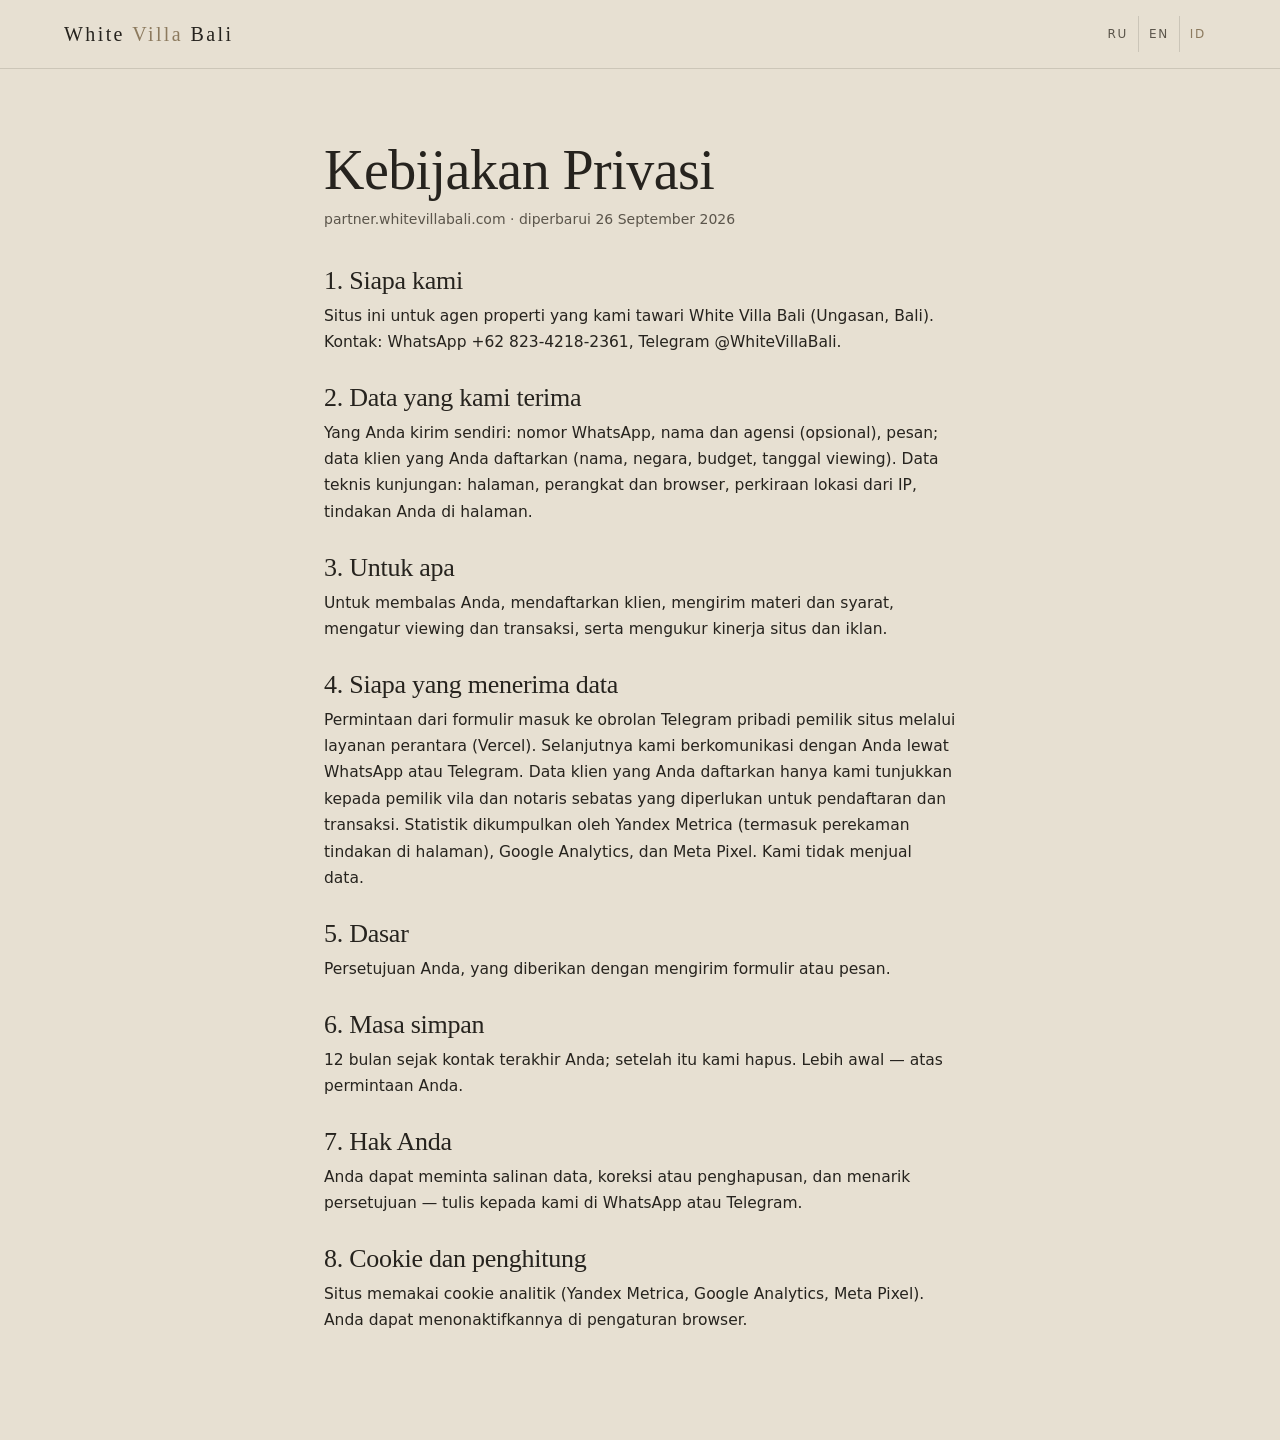
<file: privacy/index.html>
<!DOCTYPE html>
<html lang="en">
<head>
<meta charset="UTF-8" />
<meta name="viewport" content="width=device-width, initial-scale=1, viewport-fit=cover" />
<meta http-equiv="Content-Security-Policy" content="default-src 'self'; script-src 'self' 'unsafe-inline'; style-src 'self' 'unsafe-inline' https://fonts.googleapis.com; font-src 'self' https://fonts.gstatic.com data:; img-src 'self' data:; base-uri 'self'; form-action 'none'; frame-ancestors 'self'" />
<meta name="referrer" content="strict-origin-when-cross-origin" />
<meta name="robots" content="noindex,follow" />
<title>Privacy Policy · White Villa Bali</title>
<link rel="canonical" href="https://partner.whitevillabali.com/privacy/" />
<link rel="icon" type="image/png" sizes="32x32" href="/assets/img/favicon.png?v=20260622" />
<link rel="preconnect" href="https://fonts.googleapis.com" />
<link rel="preconnect" href="https://fonts.gstatic.com" crossorigin />
<link href="https://fonts.googleapis.com/css2?family=Cormorant:wght@300;400;500&family=Work+Sans:wght@300;400;500&display=swap" rel="stylesheet" />
<link rel="stylesheet" href="/assets/css/style.css?v=20260624d" />
<style>
  body{background:var(--bg,#E7E0D2)}
  .pv-top{display:flex;align-items:center;justify-content:space-between;padding:16px var(--pad);border-bottom:1px solid var(--line)}
  .pv-brand{font-family:"Cormorant",serif;font-size:20px;letter-spacing:.12em;color:var(--ink);text-decoration:none}
  .pv-brand b{color:var(--accent);font-weight:500}
  .pv-lang button{background:none;border:0;cursor:pointer;font:inherit;font-size:12px;font-weight:500;letter-spacing:.14em;color:var(--ink-soft);padding:8px 10px}
  .pv-lang button.is-active{color:var(--accent)}
  .pv-lang button+button{border-left:1px solid var(--line)}
  .pv{max-width:760px;margin:0 auto;padding:clamp(40px,6vw,72px) var(--pad) 96px}
  .pv h1{font-family:"Cormorant",serif;font-weight:400;font-size:clamp(34px,5vw,56px);line-height:1.05;color:var(--ink);margin:0 0 8px}
  .pv .sub{color:var(--ink-soft);font-size:14px;margin:0 0 36px}
  .pv h2{font-family:"Cormorant",serif;font-weight:500;font-size:clamp(20px,2.4vw,26px);color:var(--ink);margin:30px 0 8px}
  .pv p{color:var(--ink);line-height:1.7;font-size:15.5px;margin:0 0 10px}
  .pv a{color:var(--accent)}
  .pv [data-l]{display:none}
  .pv [data-l].is-on{display:block}
  mark.todo{background:#ffe066;color:#3a2f00;padding:0 .2em;border-radius:2px;font-weight:600}
</style>
</head>
<body>
<header class="pv-top">
  <a class="pv-brand" href="/">White <b>Villa</b> Bali</a>
  <div class="pv-lang" role="group" aria-label="Language">
    <button type="button" data-lang="ru">RU</button><button type="button" data-lang="en">EN</button><button type="button" data-lang="id">ID</button>
  </div>
</header>

<main class="pv">

<div data-l="ru">
  <h1>Политика конфиденциальности</h1>
  <p class="sub">partner.whitevillabali.com · обновлено 26.09.2026</p>
  <h2>1. Кто мы</h2>
  <p>Этот сайт — для агентов по недвижимости, которым мы предлагаем виллу White Villa Bali (Унгасан, Бали). Связь с нами: WhatsApp +62 823-4218-2361, Telegram @WhiteVillaBali.</p>
  <h2>2. Какие данные мы получаем</h2>
  <p>То, что вы отправляете сами: номер WhatsApp, имя и агентство (по желанию), сообщение; данные клиента, которого вы регистрируете (имя, страна, бюджет, дата показа). Технические данные о посещении: страница, устройство и браузер, примерное местоположение по IP, ваши действия на странице.</p>
  <h2>3. Зачем</h2>
  <p>Чтобы ответить вам, зарегистрировать клиента, отправить материалы и условия, организовать показ и сделку, а также чтобы измерять, как работают сайт и реклама.</p>
  <h2>4. Кто получает данные</h2>
  <p>Заявка из формы приходит в закрытый чат Telegram владельца сайта через сервис-посредник (Vercel). Дальше мы общаемся с вами в WhatsApp или Telegram. Данные клиента, которого вы регистрируете, мы показываем владельцу виллы и нотариусам только в объёме, нужном для регистрации и сделки. Статистику собирают Яндекс Метрика (в том числе запись действий на странице), Google Analytics и Meta Pixel. Мы не продаём данные.</p>
  <h2>5. Основание</h2>
  <p>Ваше согласие: вы даёте его, отправляя форму или сообщение.</p>
  <h2>6. Срок хранения</h2>
  <p>12 месяцев с вашего последнего обращения; затем удаляем. Раньше — по вашему запросу.</p>
  <h2>7. Ваши права</h2>
  <p>Вы можете запросить копию данных, исправление или удаление, а также отозвать согласие — напишите нам в WhatsApp или Telegram.</p>
  <h2>8. Cookies и счётчики</h2>
  <p>Сайт использует cookies счётчиков аналитики (Яндекс Метрика, Google Analytics, Meta Pixel). Их можно отключить в настройках браузера.</p>
</div>

<div data-l="en">
  <h1>Privacy Policy</h1>
  <p class="sub">partner.whitevillabali.com · updated 26 Sep 2026</p>
  <h2>1. Who we are</h2>
  <p>This site is for real-estate agents to whom we offer White Villa Bali (Ungasan, Bali). Contact: WhatsApp +62 823-4218-2361, Telegram @WhiteVillaBali.</p>
  <h2>2. What data we receive</h2>
  <p>What you send us yourself: WhatsApp number, name and agency (optional), message; details of the client you register (name, country, budget, viewing date). Technical visit data: page, device and browser, approximate location from IP, your actions on the page.</p>
  <h2>3. Why</h2>
  <p>To reply to you, register your client, send materials and terms, arrange a viewing and the deal, and to measure how the site and advertising perform.</p>
  <h2>4. Who receives the data</h2>
  <p>A form request goes to the site owner's private Telegram chat through an intermediary service (Vercel). After that we talk to you on WhatsApp or Telegram. Details of a client you register are shared with the villa owner and the notaries only as far as needed for the registration and the deal. Statistics are collected by Yandex Metrica (including recording of on-page actions), Google Analytics and Meta Pixel. We do not sell data.</p>
  <h2>5. Basis</h2>
  <p>Your consent, given by submitting the form or a message.</p>
  <h2>6. Retention</h2>
  <p>12 months from your last contact; then we delete the data. Earlier — on your request.</p>
  <h2>7. Your rights</h2>
  <p>You can ask for a copy of your data, a correction or deletion, and withdraw consent — write to us on WhatsApp or Telegram.</p>
  <h2>8. Cookies and counters</h2>
  <p>The site uses analytics cookies (Yandex Metrica, Google Analytics, Meta Pixel). You can disable them in your browser settings.</p>
</div>

<div data-l="id">
  <h1>Kebijakan Privasi</h1>
  <p class="sub">partner.whitevillabali.com · diperbarui 26 September 2026</p>
  <h2>1. Siapa kami</h2>
  <p>Situs ini untuk agen properti yang kami tawari White Villa Bali (Ungasan, Bali). Kontak: WhatsApp +62 823-4218-2361, Telegram @WhiteVillaBali.</p>
  <h2>2. Data yang kami terima</h2>
  <p>Yang Anda kirim sendiri: nomor WhatsApp, nama dan agensi (opsional), pesan; data klien yang Anda daftarkan (nama, negara, budget, tanggal viewing). Data teknis kunjungan: halaman, perangkat dan browser, perkiraan lokasi dari IP, tindakan Anda di halaman.</p>
  <h2>3. Untuk apa</h2>
  <p>Untuk membalas Anda, mendaftarkan klien, mengirim materi dan syarat, mengatur viewing dan transaksi, serta mengukur kinerja situs dan iklan.</p>
  <h2>4. Siapa yang menerima data</h2>
  <p>Permintaan dari formulir masuk ke obrolan Telegram pribadi pemilik situs melalui layanan perantara (Vercel). Selanjutnya kami berkomunikasi dengan Anda lewat WhatsApp atau Telegram. Data klien yang Anda daftarkan hanya kami tunjukkan kepada pemilik vila dan notaris sebatas yang diperlukan untuk pendaftaran dan transaksi. Statistik dikumpulkan oleh Yandex Metrica (termasuk perekaman tindakan di halaman), Google Analytics, dan Meta Pixel. Kami tidak menjual data.</p>
  <h2>5. Dasar</h2>
  <p>Persetujuan Anda, yang diberikan dengan mengirim formulir atau pesan.</p>
  <h2>6. Masa simpan</h2>
  <p>12 bulan sejak kontak terakhir Anda; setelah itu kami hapus. Lebih awal — atas permintaan Anda.</p>
  <h2>7. Hak Anda</h2>
  <p>Anda dapat meminta salinan data, koreksi atau penghapusan, dan menarik persetujuan — tulis kepada kami di WhatsApp atau Telegram.</p>
  <h2>8. Cookie dan penghitung</h2>
  <p>Situs memakai cookie analitik (Yandex Metrica, Google Analytics, Meta Pixel). Anda dapat menonaktifkannya di pengaturan browser.</p>
</div>

</main>

<script>
(function(){
  var LANGS = ["ru","en","id"];
  var TITLES = { ru: "Политика конфиденциальности · White Villa Bali", en: "Privacy Policy · White Villa Bali", id: "Kebijakan Privasi · White Villa Bali" };
  function pick(){
    try{ var u = new URLSearchParams(location.search).get("lang"); if(u && LANGS.indexOf(u) > -1) return u; }catch(e){}
    try{ var s = localStorage.getItem("wvb_ag_lang"); if(s && LANGS.indexOf(s) > -1) return s; }catch(e){}
    var nl = ((navigator.languages && navigator.languages[0]) || navigator.language || "").toLowerCase();
    if(/^(id|in)(-|$)/.test(nl)) return "id";
    if(/^ru(-|$)/.test(nl)) return "ru";
    return "en";
  }
  function set(l){
    document.documentElement.setAttribute("lang", l);
    document.title = TITLES[l];
    [].forEach.call(document.querySelectorAll("[data-l]"), function(n){ n.classList.toggle("is-on", n.getAttribute("data-l") === l); });
    [].forEach.call(document.querySelectorAll(".pv-lang button"), function(b){ b.classList.toggle("is-active", b.getAttribute("data-lang") === l); });
    try{ localStorage.setItem("wvb_ag_lang", l); }catch(e){}
  }
  [].forEach.call(document.querySelectorAll(".pv-lang button"), function(b){ b.addEventListener("click", function(){ set(b.getAttribute("data-lang")); }); });
  set(pick());
})();
</script>
</body>
</html>
</file>
<file: assets/css/style.css>
/* ============ White Villa Bali — design system ============ */
:root{
  --bg:#E7E0D2;            /* warm andesite stone */
  --bg-2:#EDE7DC;
  --paper:#F4EFE4;        /* warm paper / cards & popup */
  --ink:#26231E;          /* graphite */
  --ink-soft:#5B554B;
  --primary:#33302A;
  --accent:#8C7A5E;       /* muted bronze / laterite */
  --accent-deep:#6F5E45;
  --hero-ink:#F4EFE4;
  --line:rgba(38,35,30,.14);
  --ease:cubic-bezier(.16,1,.3,1);
  --dur:.8s;
  --maxw:1200px;
  --pad:clamp(20px,5vw,72px);
  --sp:clamp(96px,12vw,168px);  /* section padding */
}

*{box-sizing:border-box;margin:0;padding:0}
html{-webkit-text-size-adjust:100%;overflow-x:hidden}
body{
  background:var(--bg);color:var(--ink);
  font-family:"Work Sans",system-ui,sans-serif;font-weight:400;
  font-size:17px;line-height:1.7;-webkit-font-smoothing:antialiased;
  overflow-x:hidden;
}
img{display:block;max-width:100%}
a{color:inherit;text-decoration:none}
.num,b{font-variant-numeric:tabular-nums}
.nowrap{white-space:nowrap}

/* ---- type ---- */
.eyebrow{
  font-size:12px;font-weight:500;letter-spacing:.3em;text-transform:uppercase;
  color:var(--accent);
}
.eyebrow--light{color:rgba(244,239,228,.82)}
h1,h2{font-family:"Cormorant",Georgia,serif;font-weight:300;letter-spacing:-.01em;line-height:1.02}

/* ---- buttons ---- */
.btn{
  display:inline-flex;align-items:center;justify-content:center;
  font-size:14px;letter-spacing:.04em;padding:16px 30px;border-radius:2px;
  transition:transform var(--dur) var(--ease),background .4s,color .4s,border-color .4s;
  will-change:transform;
}
.btn--accent{background:var(--accent);color:#fff}
.btn--accent:hover{background:var(--accent-deep)}
.btn--ghost{border:1px solid rgba(244,239,228,.5);color:var(--hero-ink)}
.btn--ghost:hover{background:rgba(244,239,228,.1);border-color:var(--hero-ink)}
.sec__cta{display:flex;gap:14px;justify-content:center;flex-wrap:wrap;margin-top:clamp(40px,6vw,64px)}
@media(max-width:860px){.sec__cta{flex-direction:column}.sec__cta .btn{width:100%}}
/* request popup (thank-you) */
.wv-pop{position:fixed;inset:0;z-index:120;display:flex;align-items:center;justify-content:center;padding:24px;background:rgba(18,15,11,.62);opacity:0;visibility:hidden;transition:opacity .4s var(--ease),visibility .4s;-webkit-backdrop-filter:blur(3px);backdrop-filter:blur(3px)}
.wv-pop.is-open{opacity:1;visibility:visible}
.wv-pop__card{background:var(--paper);border:1px solid var(--line);border-radius:8px;max-width:430px;width:100%;padding:clamp(34px,5vw,48px) clamp(26px,4vw,40px);text-align:center;box-shadow:0 34px 90px rgba(38,35,30,.4);transform:translateY(14px) scale(.97);transition:transform .55s var(--ease);position:relative}
.wv-pop.is-open .wv-pop__card{transform:none}
.wv-pop__mono{font-family:"Cormorant",serif;font-weight:300;font-size:22px;letter-spacing:.06em;color:var(--ink-soft);display:inline-block;margin-bottom:16px}
.wv-pop__mono span{color:var(--accent)}
.wv-pop__check{width:60px;height:60px;border-radius:50%;background:var(--accent);color:#fff;display:flex;align-items:center;justify-content:center;margin:0 auto 20px}
.wv-pop__t{font-family:"Cormorant",serif;font-weight:300;font-size:clamp(26px,4vw,34px);line-height:1.12;color:var(--ink);margin-bottom:12px}
.wv-pop__b{font-size:16px;line-height:1.6;color:var(--ink-soft);max-width:32ch;margin:0 auto 26px}
.wv-pop__c{min-width:170px}
.hp{position:absolute!important;left:-9999px!important;width:1px;height:1px;opacity:0;pointer-events:none}

/* ============ nav ============ */
.nav{
  position:fixed;inset:0 0 auto 0;z-index:50;
  display:flex;align-items:center;justify-content:space-between;gap:24px;
  padding:22px var(--pad);color:var(--hero-ink);
  transition:background .5s var(--ease),padding .5s var(--ease),color .5s;
}
.nav.is-stuck{background:rgba(231,224,210,.92);color:var(--ink);backdrop-filter:blur(10px);padding-top:14px;padding-bottom:14px}
.nav.is-stuck .nav__cta{border-color:var(--line)}
.nav__brand{display:flex;align-items:center;gap:12px}
.monogram{font-family:"Cormorant",serif;font-size:26px;font-weight:400;letter-spacing:.04em;line-height:1}
.monogram span{color:var(--accent)}
.nav__name{font-size:12px;letter-spacing:.24em;text-transform:uppercase;opacity:.85}
.nav__links{display:flex;align-items:center;gap:32px;font-size:13px;letter-spacing:.06em}
.nav__links a{opacity:.85;transition:opacity .3s}
.nav__links a:hover{opacity:1}
.nav__cta{border:1px solid rgba(244,239,228,.45);padding:9px 18px;border-radius:2px;opacity:1!important}
.nav__lang{display:flex;gap:2px}
.nav__lang button{background:none;border:0;color:inherit;font:inherit;font-size:12px;letter-spacing:.1em;opacity:.5;cursor:pointer;padding:4px 6px;transition:opacity .3s}
.nav__lang button.is-active,.nav__lang button:hover{opacity:1}

/* burger + mobile menu panel */
.nav__burger{position:fixed;top:22px;right:var(--pad);z-index:60;display:none;flex-direction:column;align-items:flex-end;justify-content:center;gap:5px;width:30px;height:22px;background:none;border:0;cursor:pointer;padding:0;filter:drop-shadow(0 1px 2px rgba(14,11,8,.5))}
.nav__burger.is-dark,.nav__burger.is-open{filter:none}
.nav__burger span{display:block;width:24px;height:2px;background:var(--hero-ink);border-radius:2px;transition:transform .35s var(--ease),opacity .25s,background .3s}
.nav__burger.is-dark span{background:var(--ink)}
.nav__burger.is-open span{background:var(--ink)}
.nav__burger.is-open span:nth-child(1){transform:translateY(7px) rotate(45deg)}
.nav__burger.is-open span:nth-child(2){opacity:0}
.nav__burger.is-open span:nth-child(3){transform:translateY(-7px) rotate(-45deg)}
.nav__panel{position:fixed;inset:0;z-index:40;display:none;flex-direction:column;justify-content:center;
  padding:104px var(--pad) 44px;background:var(--bg);opacity:0;visibility:hidden;transform:translateY(-10px);
  transition:opacity .4s var(--ease),transform .4s var(--ease),visibility .4s}
.nav__panel.is-open{display:flex;opacity:1;visibility:visible;transform:none}
.nav__panel-links{display:flex;flex-direction:column}
.nav__panel-links a{font-family:"Cormorant",serif;font-weight:300;font-size:clamp(30px,9vw,42px);color:var(--ink);padding:14px 0;border-bottom:1px solid var(--line);transition:color .3s}
.nav__panel-links a:hover{color:var(--accent)}
.nav__panel-foot{margin-top:auto;display:flex;align-items:center;justify-content:space-between;gap:20px;padding-top:32px}
.nav__panel-foot .nav__lang button{color:var(--ink);opacity:.55}
.nav__panel-foot .nav__lang button.is-active{opacity:1}
/* burger/panel mobile display set in the main mobile block below */

/* ============ hero ============ */
.hero{position:relative;min-height:100svh;display:flex;flex-direction:column;justify-content:flex-end;color:var(--hero-ink);overflow:hidden}
.hero__media{position:absolute;inset:0;z-index:-2}
.hero__media img{width:100%;height:100%;object-fit:cover;transform:scale(1.03);
  will-change:transform;filter:saturate(1.02) contrast(1.03)}
@keyframes kenburns{to{transform:scale(1)}}
.hero__veil{position:absolute;inset:0;z-index:-1;
  background:
    linear-gradient(90deg,rgba(18,15,11,.60) 0%,rgba(18,15,11,.16) 46%,rgba(18,15,11,0) 72%),
    linear-gradient(180deg,rgba(18,15,11,.42) 0%,rgba(18,15,11,0) 26%,rgba(18,15,11,.20) 54%,rgba(18,15,11,.84) 100%)}
.hero__inner{padding:0 var(--pad) 4px;max-width:var(--maxw);width:100%;margin:0 auto}
.hero__inner .eyebrow,.hero__title,.hero__sub{text-shadow:0 1px 24px rgba(14,11,8,.48)}
.hero__title{font-size:clamp(36px,6.2vw,84px);margin:16px 0 0;max-width:19ch}
.hero__sub{max-width:46ch;margin:26px 0 0;font-weight:300;font-size:clamp(16px,1.5vw,19px);color:rgba(244,239,228,.9);overflow-wrap:break-word}
.hero__actions{display:flex;flex-wrap:wrap;gap:14px;margin-top:34px}
.hero__foot{max-width:var(--maxw);width:100%;margin:0 auto;padding:38px var(--pad) clamp(28px,5vh,52px);
  display:flex;align-items:flex-end;justify-content:flex-end;gap:20px}
.hero__price{font-size:15px;letter-spacing:.06em;color:rgba(244,239,228,.85)}
.hero__price b{font-weight:500;font-size:19px;color:var(--hero-ink)}
.scrollcue{width:30px;height:48px;border:1px solid rgba(244,239,228,.45);border-radius:16px;position:relative;flex:none}
.scrollcue span{position:absolute;left:50%;top:9px;width:3px;height:8px;border-radius:3px;background:var(--hero-ink);transform:translateX(-50%);animation:cue 1.8s var(--ease) infinite}
@keyframes cue{0%{opacity:0;transform:translate(-50%,0)}30%{opacity:1}100%{opacity:0;transform:translate(-50%,16px)}}

/* ============ sections ============ */
.section{padding:var(--sp) 0}
.section--quiet{background:var(--bg-2)}
.wrap{max-width:var(--maxw);margin:0 auto;padding:0 var(--pad)}
.section__title{font-size:clamp(32px,5.2vw,66px);margin:18px 0 0;max-width:18ch}
.section__lead{max-width:54ch;margin:26px 0 0;color:var(--ink-soft);font-weight:300;overflow-wrap:break-word}

/* facts */
.facts__grid{list-style:none;margin:clamp(48px,7vw,84px) 0 0;
  display:grid;grid-template-columns:repeat(3,1fr);gap:clamp(34px,5vw,64px) clamp(24px,4vw,48px)}
.facts__grid li{display:flex;flex-direction:column;gap:4px;border-top:1px solid var(--line);padding-top:20px}
.facts__grid .num{font-family:"Cormorant",serif;font-weight:300;font-size:clamp(46px,6.5vw,84px);line-height:.95;letter-spacing:-.01em}
.facts__grid .num .unit{font-size:.42em;vertical-align:super;color:var(--accent);margin-left:2px}
.facts__grid .unit{font-size:14px;color:var(--accent);letter-spacing:.08em}
.facts__grid .cap{font-size:13px;letter-spacing:.18em;text-transform:uppercase;color:var(--ink-soft);margin-top:6px}

/* video intro */
.vid__frame{max-width:1080px;margin:clamp(40px,6vw,72px) auto 0;padding:0 var(--pad)}
.vid__media{position:relative;border-radius:4px;overflow:hidden;background:#000}
.vid__video{display:block;width:100%;aspect-ratio:16/9;object-fit:cover}
.vid__poster{display:block;width:100%;aspect-ratio:16/9;object-fit:cover}
.vid__iframe{display:block;width:100%;aspect-ratio:16/9;border:0}
.vid__play{position:absolute;inset:0;display:flex;align-items:center;justify-content:center;border:0;padding:0;background:none;cursor:pointer;transition:opacity .5s var(--ease)}
.vid__play::after{content:"";position:absolute;inset:0;background:linear-gradient(180deg,rgba(18,15,11,.12),rgba(18,15,11,.42))}
.vid__play.is-hidden{opacity:0;pointer-events:none}
.vid__btn{position:relative;z-index:2;width:84px;height:84px;border-radius:50%;background:rgba(244,239,228,.94);display:flex;align-items:center;justify-content:center;color:var(--primary);box-shadow:0 14px 44px rgba(0,0,0,.34);transition:transform .5s var(--ease),background .4s;padding-left:4px}
.vid__play:hover .vid__btn{transform:scale(1.08);background:#fff}

/* ownership */
.own__grid{list-style:none;margin:clamp(48px,7vw,84px) 0 0;
  display:grid;grid-template-columns:repeat(3,1fr);gap:clamp(22px,3vw,40px)}
.own__card{border-top:1px solid var(--line);padding-top:26px;display:flex;flex-direction:column;gap:10px;
  transition:border-color .5s var(--ease)}
.own__card:hover{border-color:var(--accent)}
.own__tag{font-size:12px;letter-spacing:.2em;text-transform:uppercase;color:var(--accent);font-weight:500}
.own__h{font-family:"Cormorant",serif;font-weight:300;font-size:clamp(27px,3vw,40px);line-height:1.04;letter-spacing:-.01em;margin-top:2px}
.own__who{font-size:12px;letter-spacing:.16em;text-transform:uppercase;color:var(--ink-soft)}
.own__txt{color:var(--ink-soft);font-weight:300;font-size:16px;margin-top:4px}
.own__note{max-width:66ch;margin:clamp(40px,5vw,60px) 0 0;font-size:14px;line-height:1.7;
  color:var(--ink-soft);font-weight:300;border-left:2px solid var(--accent);padding-left:20px}

/* interiors — editorial */
.edi__row{display:flex;align-items:center;gap:clamp(28px,4vw,64px);margin-top:clamp(56px,8vw,104px)}
.edi__row--rev{flex-direction:row-reverse}
.edi__fig{flex:1.12 1 0;position:relative;overflow:hidden;border-radius:4px;margin:0}
.edi__fig img{width:100%;aspect-ratio:3/2;object-fit:cover;display:block;transition:transform 1.6s var(--ease);filter:saturate(1.02)}
.edi__fig:hover img{transform:scale(1.045)}
.edi__fig::after{content:"";position:absolute;inset:0;background:linear-gradient(180deg,transparent 58%,rgba(18,15,11,.40));pointer-events:none}
.edi__fig figcaption{position:absolute;left:18px;bottom:14px;color:var(--hero-ink);font-size:12px;letter-spacing:.16em;text-transform:uppercase;text-shadow:0 1px 12px rgba(0,0,0,.5);z-index:2}
.edi__txt{flex:.88 1 0}
.edi__num{font-family:"Cormorant",serif;font-size:clamp(30px,3vw,42px);font-weight:300;color:var(--accent);line-height:1}
.edi__h{font-family:"Cormorant",serif;font-weight:300;font-size:clamp(28px,3.4vw,46px);line-height:1.04;letter-spacing:-.01em;margin:6px 0 0}
.edi__p{margin-top:18px;color:var(--ink-soft);font-weight:300;max-width:44ch;overflow-wrap:break-word}
@media(max-width:860px){
  .edi__row,.edi__row--rev{flex-direction:column;gap:20px;margin-top:60px}
  .edi__fig,.edi__txt,.edi__row .sld{flex:none;width:100%}
}

/* gallery */
.gal__grid{display:grid;grid-template-columns:repeat(3,1fr);gap:clamp(10px,1.4vw,18px);margin-top:clamp(48px,7vw,84px)}
.gal__item{display:block;position:relative;overflow:hidden;border:0;padding:0;border-radius:3px;cursor:pointer;aspect-ratio:3/2;background:var(--bg)}
.gal__item img{width:100%;height:100%;object-fit:cover;transition:transform 1.2s var(--ease);filter:saturate(1.02)}
.gal__item:hover img{transform:scale(1.06)}
.gal__item::after{content:"";position:absolute;inset:0;background:rgba(38,35,30,0);transition:background .4s}
.gal__item:hover::after{background:rgba(38,35,30,.08)}
@media(max-width:860px){.gal__grid{grid-template-columns:repeat(2,1fr)}}

/* lightbox */
.lb{position:fixed;inset:0;z-index:80;display:none;align-items:center;justify-content:center;background:rgba(18,15,11,.93);padding:24px}
.lb.is-open{display:flex}
.lb__img{max-width:92vw;max-height:86vh;object-fit:contain;border-radius:3px;box-shadow:0 30px 80px rgba(0,0,0,.55)}
.lb__btn{position:absolute;background:none;border:0;color:var(--hero-ink);cursor:pointer;opacity:.75;transition:opacity .3s;font-family:"Work Sans",sans-serif}
.lb__btn:hover{opacity:1}
.lb__close{top:10px;right:18px;font-size:34px;line-height:1}
.lb__nav{top:50%;transform:translateY(-50%);font-size:48px;line-height:1;padding:10px 18px}
.lb__prev{left:6px}.lb__next{right:6px}
.lb__count{position:absolute;bottom:16px;left:0;right:0;text-align:center;color:rgba(244,239,228,.7);font-size:13px;letter-spacing:.12em}
@media(max-width:480px){.lb__nav{font-size:34px;padding:8px 12px}}

/* button — light section outline */
.btn--line{border:1px solid var(--line);color:var(--ink)}
.btn--line:hover{border-color:var(--accent);color:var(--accent)}

/* location */
.loc__map{position:relative;margin:clamp(34px,4vw,56px) 0 0;border-radius:5px;overflow:hidden;box-shadow:0 22px 60px rgba(38,35,30,.16)}
.loc__map img{width:100%;height:auto;display:block}
.loc__here{position:absolute;left:43.8%;top:55.7%;width:16px;height:16px;margin:-8px 0 0 -8px;border-radius:50%;background:#fff;border:2px solid var(--accent);box-shadow:0 0 0 2px rgba(255,255,255,.55),0 3px 14px rgba(0,0,0,.65);z-index:3}
.loc__here::before,.loc__here::after{content:"";position:absolute;left:50%;top:50%;width:16px;height:16px;margin:-8px 0 0 -8px;border-radius:50%;border:2px solid #fff;box-shadow:0 0 10px rgba(0,0,0,.45);animation:hereping 2.6s var(--ease) infinite}
.loc__here::after{animation-delay:1.3s}
@keyframes hereping{0%{transform:scale(1);opacity:.9}70%,100%{transform:scale(5);opacity:0}}
.loc__below{display:flex;flex-wrap:wrap;gap:clamp(28px,5vw,64px);margin-top:clamp(32px,4vw,48px);align-items:flex-start}
.loc__addr-block{flex:1 1 300px}
.loc__addr{font-size:15px;line-height:1.6;color:var(--ink-soft)}
.loc__addr b{display:block;font-family:"Cormorant",serif;font-size:26px;font-weight:400;color:var(--ink);margin-bottom:8px}
.loc__actions{display:flex;flex-wrap:wrap;gap:12px;margin-top:24px}
.loc__near{list-style:none;margin:0;padding:0;flex:1 1 380px;display:grid;grid-template-columns:1fr 1fr;gap:0 32px}
.loc__near li{display:flex;justify-content:space-between;gap:12px;border-bottom:1px solid var(--line);padding:10px 0;font-size:14px}
.loc__near .t{color:var(--ink)}
.loc__near .m{color:var(--accent);white-space:nowrap;font-variant-numeric:tabular-nums}
.loc__note{width:100%;margin-top:16px;font-size:12px;color:var(--ink-soft);opacity:.8}
@media(max-width:860px){
  .loc__below{flex-direction:column;gap:26px}
  .loc__near{grid-template-columns:1fr;width:100%}
  .loc__actions{flex-direction:column;gap:10px}
  .loc__actions .btn{width:100%;text-align:center}
}

/* slider (interiors) */
.sld{position:relative;flex:1.12 1 0;border-radius:4px;overflow:hidden;background:var(--bg)}
.sld__track{display:flex;overflow-x:auto;scroll-snap-type:x mandatory;scroll-behavior:smooth;scrollbar-width:none;-webkit-overflow-scrolling:touch}
.sld__track::-webkit-scrollbar{display:none}
.sld__slide{flex:0 0 100%;scroll-snap-align:center;margin:0;aspect-ratio:3/2}
.sld__slide img{width:100%;height:100%;object-fit:cover;display:block}
.sld::after{content:"";position:absolute;left:0;right:0;bottom:0;height:64px;background:linear-gradient(transparent,rgba(18,15,11,.34));pointer-events:none;z-index:1}
.sld__btn{position:absolute;top:50%;transform:translateY(-50%);z-index:3;width:42px;height:42px;border-radius:50%;border:0;cursor:pointer;background:rgba(244,239,228,.88);color:var(--ink);font-size:22px;line-height:1;display:flex;align-items:center;justify-content:center;opacity:0;transition:opacity .3s,background .3s;box-shadow:0 6px 18px rgba(0,0,0,.18)}
.sld:hover .sld__btn{opacity:1}
.sld__btn:hover{background:#fff}
.sld__prev{left:12px}.sld__next{right:12px}
.sld__count{position:absolute;top:12px;right:14px;z-index:3;font-size:12px;letter-spacing:.06em;color:var(--hero-ink);background:rgba(18,15,11,.42);padding:3px 9px;border-radius:20px}
.sld__dots{position:absolute;bottom:12px;left:0;right:0;display:flex;justify-content:center;gap:7px;z-index:3}
.sld__dots button{width:7px;height:7px;border-radius:50%;border:0;padding:0;cursor:pointer;background:rgba(244,239,228,.5);transition:background .3s,transform .3s}
.sld__dots button.is-active{background:var(--hero-ink);transform:scale(1.3)}
@media(pointer:coarse){.sld__btn{display:none}}

/* invest / ROI */
.inv__cards{list-style:none;margin:clamp(40px,6vw,72px) 0 0;padding:0;display:grid;grid-template-columns:repeat(4,1fr);gap:clamp(22px,3vw,44px)}
.inv__cards li{display:flex;flex-direction:column;gap:6px;border-top:1px solid var(--line);padding-top:20px}
.inv__num{font-family:"Cormorant",serif;font-weight:300;font-size:clamp(38px,5vw,64px);line-height:.95;letter-spacing:-.01em}
.inv__num .unit{font-size:.42em;vertical-align:super;color:var(--accent);margin-left:1px}
.inv__cards .cap{font-size:12px;letter-spacing:.13em;text-transform:uppercase;color:var(--ink-soft)}
.inv__calc{margin-top:clamp(40px,5vw,64px);background:#fff;border:1px solid var(--line);border-radius:6px;padding:clamp(26px,4vw,46px);box-shadow:0 18px 50px rgba(38,35,30,.08)}
.inv__calc-title{font-family:"Cormorant",serif;font-weight:300;font-size:clamp(24px,3vw,36px);line-height:1.08}
.inv__calc-sub{font-size:12px;letter-spacing:.16em;text-transform:uppercase;color:var(--accent);margin-top:6px}
.inv__controls{display:grid;grid-template-columns:1fr 1fr;gap:clamp(22px,3vw,44px);margin-top:30px}
.inv__field{display:flex;flex-direction:column;gap:14px}
.inv__lbl{display:flex;justify-content:space-between;align-items:baseline;font-size:14px;color:var(--ink-soft)}
.inv__lbl b{color:var(--ink);font-weight:500;font-size:16px}
.inv__field input[type=range]{-webkit-appearance:none;appearance:none;width:100%;height:3px;border-radius:3px;background:var(--line);outline:none;cursor:pointer}
.inv__field input[type=range]::-webkit-slider-thumb{-webkit-appearance:none;width:20px;height:20px;border-radius:50%;background:var(--accent);border:3px solid #fff;box-shadow:0 2px 8px rgba(0,0,0,.22)}
.inv__field input[type=range]::-moz-range-thumb{width:20px;height:20px;border:3px solid #fff;border-radius:50%;background:var(--accent)}
.inv__out{display:grid;grid-template-columns:repeat(4,1fr);gap:clamp(16px,2vw,28px);margin-top:32px;padding-top:28px;border-top:1px solid var(--line)}
.inv__out-num{display:block;font-family:"Cormorant",serif;font-weight:300;font-size:clamp(24px,3vw,38px);line-height:1;letter-spacing:-.01em;font-variant-numeric:tabular-nums}
.inv__out-cap{display:block;font-size:11px;letter-spacing:.1em;text-transform:uppercase;color:var(--ink-soft);margin-top:6px}
.inv__note{font-size:12px;color:var(--ink-soft);margin-top:24px;line-height:1.6;max-width:66ch}
.inv__calc .btn{margin-top:22px}
@media(max-width:860px){
  .inv__cards{grid-template-columns:repeat(2,1fr)}
  .inv__controls{grid-template-columns:1fr}
  .inv__out{grid-template-columns:repeat(2,1fr);gap:24px}
}

/* amenities */
.am__grid{list-style:none;margin:clamp(40px,6vw,76px) 0 0;padding:0;display:grid;grid-template-columns:repeat(4,1fr);gap:clamp(30px,4vw,52px) clamp(22px,3vw,44px)}
.am__grid li{display:flex;flex-direction:column;gap:10px}
.am__ic{width:34px;height:34px;color:var(--accent)}
.am__ic svg{width:100%;height:100%;display:block}
.am__t{font-family:"Cormorant",serif;font-weight:400;font-size:clamp(20px,2.2vw,26px);line-height:1.12;color:var(--ink)}
.am__d{font-size:13.5px;color:var(--ink-soft);line-height:1.5}
@media(max-width:860px){.am__grid{grid-template-columns:repeat(2,1fr);gap:30px 24px}}

/* trust / docs */
.trust__grid{display:grid;grid-template-columns:.82fr 1.18fr;gap:clamp(36px,5vw,80px);margin-top:clamp(34px,4vw,52px);align-items:start}
.trust__intro .section__title{margin-top:14px}
.trust__intro .section__lead{margin-top:20px}
.trust__intro .btn{margin-top:30px}
.trust__list{list-style:none;margin:0;padding:0;display:flex;flex-direction:column;gap:clamp(20px,2.6vw,30px)}
.trust__list li{display:flex;gap:20px;border-top:1px solid var(--line);padding-top:22px}
.trust__n{font-family:"Cormorant",serif;font-weight:300;font-size:30px;line-height:1;color:var(--accent);flex:none;min-width:40px}
.trust__b h3{font-family:"Cormorant",serif;font-weight:400;font-size:clamp(20px,2.2vw,26px);line-height:1.12;color:var(--ink)}
.trust__b p{margin-top:6px;color:var(--ink-soft);font-size:14.5px;line-height:1.55;max-width:52ch}
@media(max-width:860px){.trust__grid{grid-template-columns:1fr;gap:28px}.trust__intro .btn{margin-top:22px}}

/* faq accordion */
.faq__list{list-style:none;margin:clamp(36px,5vw,56px) 0 0;padding:0;border-top:1px solid var(--line);max-width:920px}
.faq__item{border-bottom:1px solid var(--line)}
.faq__q{width:100%;display:flex;justify-content:space-between;align-items:center;gap:24px;background:none;border:0;cursor:pointer;text-align:left;padding:clamp(20px,2.4vw,28px) 0;font-family:"Cormorant",serif;font-weight:400;font-size:clamp(20px,2.4vw,28px);color:var(--ink);line-height:1.18;transition:color .3s}
.faq__q:hover{color:var(--accent)}
.faq__ic{position:relative;flex:none;width:18px;height:18px;margin-top:6px}
.faq__ic::before,.faq__ic::after{content:"";position:absolute;background:var(--accent);transition:transform .4s var(--ease)}
.faq__ic::before{top:50%;left:0;width:100%;height:1.5px;transform:translateY(-50%)}
.faq__ic::after{left:50%;top:0;width:1.5px;height:100%;transform:translateX(-50%)}
.faq__item.is-open .faq__ic::after{transform:translateX(-50%) scaleY(0)}
.faq__a{overflow:hidden;max-height:0;transition:max-height .5s var(--ease)}
.faq__item.is-open .faq__a{max-height:420px}
.faq__a p{padding:0 0 26px;max-width:72ch;color:var(--ink-soft);font-weight:300;line-height:1.65;font-size:15.5px}

/* contact / cta + form */
.cta__grid{display:grid;grid-template-columns:1fr 1fr;gap:clamp(36px,5vw,72px);margin-top:clamp(32px,4vw,52px);align-items:start}
.cta__intro .section__lead{margin-top:20px}
.cta__direct{display:flex;flex-wrap:wrap;gap:12px;margin-top:30px}
.cta__form{display:flex;flex-direction:column;gap:18px;background:#fff;border:1px solid var(--line);border-radius:6px;padding:clamp(24px,3vw,40px);box-shadow:0 18px 50px rgba(38,35,30,.08)}
.field{display:flex;flex-direction:column;gap:8px}
.field span{font-size:13px;letter-spacing:.04em;color:var(--ink-soft)}
.field span i{color:var(--accent);font-style:normal;font-size:12px}
.field input,.field textarea{font-family:inherit;font-size:15px;color:var(--ink);background:var(--bg-2);border:1px solid transparent;border-radius:3px;padding:13px 14px;outline:none;transition:border-color .3s,background .3s;resize:vertical;width:100%}
.field input::placeholder,.field textarea::placeholder{color:rgba(91,85,75,.55)}
.field input:focus,.field textarea:focus{border-color:var(--accent);background:#fff}
.field.is-err input,.field.is-err textarea{border-color:#b4533f;background:#fff}
.cta__submit{margin-top:6px;width:100%}
.cta__note{font-size:12px;color:var(--ink-soft);text-align:center;line-height:1.5}
.toast{position:fixed;left:50%;bottom:28px;transform:translateX(-50%) translateY(20px);background:var(--ink);color:var(--hero-ink);padding:14px 24px;border-radius:4px;font-size:14px;box-shadow:0 14px 40px rgba(0,0,0,.32);opacity:0;pointer-events:none;transition:opacity .4s var(--ease),transform .4s var(--ease);z-index:90}
.toast.is-show{opacity:1;transform:translateX(-50%) translateY(0)}

/* footer */
.ft{background:var(--primary);color:rgba(244,239,228,.8);padding:clamp(48px,6vw,82px) 0 26px;margin-top:0}
.ft__top{display:flex;flex-wrap:wrap;gap:clamp(32px,5vw,80px);justify-content:space-between}
.ft__brand{display:flex;gap:14px;align-items:flex-start}
.ft .monogram{color:var(--hero-ink);font-size:30px}
.ft .monogram span{color:var(--accent)}
.ft__name{font-size:13px;letter-spacing:.22em;text-transform:uppercase;color:var(--hero-ink)}
.ft__loc{font-size:13px;margin-top:7px;color:rgba(244,239,228,.6)}
.ft__cols{display:flex;flex-wrap:wrap;gap:clamp(28px,4vw,64px)}
.ft__col h4{font-size:12px;letter-spacing:.18em;text-transform:uppercase;color:rgba(244,239,228,.5);font-weight:500;margin-bottom:14px}
.ft__col a,.ft__col p{display:block;font-size:14px;color:rgba(244,239,228,.82);margin-bottom:9px;transition:color .3s}
.ft__col a:hover{color:var(--hero-ink)}
.ft__price{font-family:"Cormorant",serif;font-size:24px;color:var(--hero-ink);margin-bottom:6px}
.ft__small{font-size:12.5px;color:rgba(244,239,228,.55);max-width:32ch;line-height:1.5}
.ft__bottom{display:flex;justify-content:space-between;flex-wrap:wrap;gap:10px;margin-top:clamp(40px,5vw,64px);padding-top:24px;border-top:1px solid rgba(244,239,228,.14);font-size:12px;color:rgba(244,239,228,.5)}
@media(max-width:860px){.cta__grid{grid-template-columns:1fr;gap:30px}.ft__top{flex-direction:column;gap:36px}}

/* ============ overlays ============ */
.progress{position:fixed;top:0;left:0;height:2px;width:0;background:var(--accent);z-index:60;transition:width .1s linear}
.grain{position:fixed;inset:0;z-index:50;pointer-events:none;opacity:.05;mix-blend-mode:overlay;
  background-image:url("data:image/svg+xml,%3Csvg xmlns='http://www.w3.org/2000/svg' width='160' height='160'%3E%3Cfilter id='n'%3E%3CfeTurbulence type='fractalNoise' baseFrequency='.9' numOctaves='2'/%3E%3C/filter%3E%3Crect width='100%25' height='100%25' filter='url(%23n)'/%3E%3C/svg%3E")}

/* whatsapp sticky */
.wa-sticky{position:fixed;right:20px;bottom:20px;z-index:45;width:54px;height:54px;border-radius:50%;
  display:none;align-items:center;justify-content:center;background:var(--accent);color:#fff;
  box-shadow:0 10px 30px rgba(0,0,0,.22);transition:transform .4s var(--ease),opacity .3s var(--ease),visibility .3s}
.wa-sticky:hover{transform:translateY(-3px)}
/* hide the floating WhatsApp bubble while the mobile menu is open (it sits above the panel otherwise) */
.nav__panel.is-open ~ .wa-sticky{opacity:0;visibility:hidden;pointer-events:none}

/* ============ reveal ============ */
[data-reveal]{opacity:0;transform:translateY(24px);transition:opacity var(--dur) var(--ease),transform var(--dur) var(--ease)}
[data-reveal].is-in{opacity:1;transform:none}
.hero__title .line>span{transform:translateY(105%);transition:transform 1s var(--ease)}
.hero__title .line.is-in>span{transform:none}

/* ============ mobile ============ */
@media (max-width:860px){
  .nav__links{display:none}
  .nav__name{display:none}
  .nav__burger{display:flex!important}
  .nav>.nav__lang{display:none}
  .facts__grid{grid-template-columns:repeat(2,1fr)}
  .wa-sticky{display:flex}
  .hero__foot{padding-bottom:84px}
  /* mobile: lighter hero veil — keep the villa visible, darken only the bottom under the H1/price (desktop veil has a left-side scrim tuned for left-aligned text, too heavy on a narrow portrait) */
  .hero__veil{background:linear-gradient(180deg,rgba(18,15,11,0) 0%,rgba(18,15,11,0) 24%,rgba(18,15,11,.20) 44%,rgba(18,15,11,.48) 64%,rgba(18,15,11,.82) 100%)}
  .hero__sub{max-width:100%}
  .hero__actions{flex-direction:column;align-items:stretch;gap:12px;width:100%}
  .hero__actions .btn{width:100%}
  .hero__title{font-size:clamp(28px,6.8vw,42px);max-width:100%}
  .own__grid{grid-template-columns:1fr;gap:0}
  .own__card{padding:26px 0}
}
@media (max-width:480px){
  body{font-size:16px}
  .hero__sub{font-size:16px}
}

/* ============ screenshot mode (?shot) ============ */
.is-shot [data-reveal]{opacity:1!important;transform:none!important}
.is-shot .hero{min-height:720px}
.is-shot .hero__media img{animation:none;transform:scale(1.03)}

/* ===== premium animations ===== */
/* intro loader */
.loader{position:fixed;inset:0;z-index:200;display:flex;align-items:center;justify-content:center;background:var(--bg);transition:opacity .8s var(--ease),visibility .8s}
.loader__mono{font-family:"Cormorant",serif;font-weight:300;font-size:clamp(54px,10vw,104px);letter-spacing:.05em;color:var(--ink);opacity:0;transform:translateY(10px);animation:loaderIn 1.1s var(--ease) .1s forwards}
.loader__mono span{color:var(--accent)}
@keyframes loaderIn{to{opacity:1;transform:none}}
.loader.is-done{opacity:0;visibility:hidden}
.is-shot .loader{display:none!important}
/* custom cursor (desktop) */
.cursor{position:fixed;top:0;left:0;width:30px;height:30px;border:1px solid var(--accent);border-radius:50%;pointer-events:none;z-index:300;opacity:0;transition:width .3s var(--ease),height .3s var(--ease),background .3s,opacity .3s}
.cursor.is-active{width:56px;height:56px;background:rgba(140,122,94,.14)}
@media(pointer:coarse){.cursor{display:none!important}}
.is-shot .cursor{display:none!important}
/* hero line mask reveal */
.hero__title .line{display:block;overflow:hidden;padding-bottom:.04em}
.is-shot .hero__title .line>span{transform:none}

/* ============ reduced motion ============ */
@media (prefers-reduced-motion:reduce){
  *{animation:none!important}
  [data-reveal]{opacity:1;transform:none;transition:none}
  .hero__title .line>span{transform:none}
  .hero__media img{transform:scale(1)}
  .pln__page{transition:none!important}
}

/* ============ floor plans (magazine flip-book) ============ */
.pln__grid{display:grid;grid-template-columns:300px 1fr;gap:clamp(30px,5vw,72px);margin-top:clamp(36px,4vw,56px);align-items:start}
.pln__levels{display:flex;flex-direction:column;border-top:1px solid var(--line)}
.pln__level{display:flex;align-items:baseline;gap:16px;width:100%;text-align:left;background:none;border:0;border-bottom:1px solid var(--line);padding:22px 4px;cursor:pointer;color:var(--ink-soft);transition:color .35s var(--ease),padding .35s var(--ease)}
.pln__level:hover{color:var(--ink);padding-left:10px}
.pln__num{font-family:"Cormorant",serif;font-size:46px;font-weight:300;line-height:.9;color:var(--accent);opacity:.45;transition:opacity .35s}
.pln__name{font-size:13px;letter-spacing:.05em;line-height:1.4;max-width:15ch}
.pln__level.is-active{color:var(--ink);padding-left:14px;border-left:2px solid var(--accent);margin-left:-2px}
.pln__level.is-active .pln__num{opacity:1}

.pln__stage{position:relative}
.pln__book{display:none}
.pln__book.is-active{display:block}
.pln__mag{position:relative;width:100%;aspect-ratio:1.2;perspective:2600px}
.pln__page{position:absolute;inset:0;transform-origin:left center;backface-visibility:hidden;border-radius:5px;overflow:hidden;background:var(--paper);box-shadow:0 34px 80px rgba(38,35,30,.18),0 4px 14px rgba(38,35,30,.07);transition:transform .9s cubic-bezier(.3,.74,.24,1),box-shadow .9s}
.pln__page.flipped{transform:rotateY(-176deg);box-shadow:0 34px 80px rgba(38,35,30,.05)}
/* a turning/flipped page must not bleed its text overlays over the page below (text layers ignore backface) */
.pln__tag,.pln__cap,.pln__zoomhint,.pln__planimg{-webkit-backface-visibility:hidden;backface-visibility:hidden}
.pln__cap,.pln__tag,.pln__zoomhint{opacity:0;transition:opacity .35s ease}
.pln__page.is-current .pln__cap,.pln__page.is-current .pln__tag,.pln__page.is-current .pln__zoomhint{opacity:1}
.pln__page::after{content:"";position:absolute;inset:0;pointer-events:none;background:linear-gradient(90deg,rgba(38,35,30,.14) 0%,rgba(38,35,30,0) 14%)}
.pln__page.is-plan{display:flex;align-items:center;justify-content:center;padding:clamp(14px,1.8vw,26px)}
.pln__planimg{max-width:100%;max-height:100%;object-fit:contain;cursor:zoom-in}
.pln__tag{position:absolute;top:14px;right:16px;z-index:2;font-size:9px;letter-spacing:.18em;text-transform:uppercase;color:var(--accent);opacity:.7}
.pln__cap{position:absolute;left:18px;bottom:14px;z-index:2;font-size:10px;letter-spacing:.16em;text-transform:uppercase;color:var(--ink-soft)}
.pln__zoomhint{position:absolute;right:16px;bottom:14px;z-index:2;font-size:10px;letter-spacing:.14em;text-transform:uppercase;color:var(--accent);opacity:.75;pointer-events:none}
.pln__page.is-photo{padding:0}
.pln__page.is-photo img{position:absolute;inset:0;width:100%;height:100%;object-fit:cover}
.pln__page.is-photo figcaption{position:absolute;left:0;right:0;bottom:0;z-index:2;padding:48px 22px 18px;font-size:11px;letter-spacing:.16em;text-transform:uppercase;color:var(--hero-ink);background:linear-gradient(180deg,transparent,rgba(18,15,11,.62))}
.pln__kicker{position:absolute;top:16px;left:18px;z-index:2;font-size:10px;letter-spacing:.2em;text-transform:uppercase;color:var(--hero-ink);background:rgba(18,15,11,.3);padding:6px 10px;border-radius:2px}

.pln__bar{display:flex;align-items:center;justify-content:space-between;gap:24px;margin-top:22px}
.pln__leadcap{font-size:13.5px;line-height:1.7;color:var(--ink-soft);max-width:46ch}
.pln__leadcap b{color:var(--ink);font-weight:500}
.pln__pager{display:flex;align-items:center;gap:14px;flex:none}
.pln__pager button{display:inline-flex;align-items:center;gap:8px;background:none;border:1px solid var(--line);border-radius:2px;padding:11px 16px;font:inherit;font-size:12px;letter-spacing:.08em;text-transform:uppercase;color:var(--ink);cursor:pointer;transition:.3s}
.pln__pager button:hover{background:var(--accent);border-color:var(--accent);color:var(--hero-ink)}
.pln__pager button[disabled]{opacity:.3;pointer-events:none}
.pln__count{font-family:"Cormorant",serif;font-size:20px;color:var(--ink-soft);min-width:58px;text-align:center}
.pln__count b{color:var(--ink)}
/* "Листать" = primary, eye-catching action (color + motion). "Назад" stays secondary ghost. */
.pln__pager .pln__next{background:var(--accent);border-color:var(--accent);color:var(--hero-ink);font-weight:600;letter-spacing:.1em;animation:plnPulse 2.6s ease-out infinite}
.pln__pager .pln__next:hover{background:var(--primary);border-color:var(--primary);color:var(--hero-ink);animation:none}
.pln__pager .pln__next .pln__arw{display:inline-block;font-size:16px;line-height:0;animation:plnNudge 1.5s ease-in-out infinite}
.pln__pager .pln__next[disabled],.pln__pager .pln__next[disabled] .pln__arw{animation:none}
@keyframes plnNudge{0%,55%,100%{transform:translateX(0)}28%{transform:translateX(6px)}}
@keyframes plnPulse{0%{box-shadow:0 0 0 0 rgba(140,122,94,.55)}70%{box-shadow:0 0 0 13px rgba(140,122,94,0)}100%{box-shadow:0 0 0 0 rgba(140,122,94,0)}}
@media (prefers-reduced-motion:reduce){.pln__pager .pln__next,.pln__pager .pln__next .pln__arw{animation:none}}

.pln__zoom{position:fixed;inset:0;z-index:90;display:none;align-items:center;justify-content:center;background:rgba(18,15,11,.92);padding:clamp(16px,4vw,48px);cursor:zoom-out}
.pln__zoom.is-open{display:flex}
.pln__zoom img{max-width:100%;max-height:100%;object-fit:contain;background:var(--paper);border-radius:4px;box-shadow:0 30px 90px rgba(0,0,0,.4)}
.pln__zoom-x{position:absolute;top:18px;right:24px;background:none;border:0;color:var(--hero-ink);font-size:34px;line-height:1;cursor:pointer;opacity:.8;transition:opacity .3s}
.pln__zoom-x:hover{opacity:1}
.is-shot .pln__zoom{display:none!important}

@media(max-width:860px){
  .pln__grid{grid-template-columns:1fr;gap:24px}
  .pln__levels{display:flex;flex-direction:column}
  .pln__level{border-right:0;padding:16px 2px}
  .pln__num{font-size:32px}
  /* mobile: NO 3D book — show only the current plan as a flat full-width card in normal flow (kills the tilt) */
  .pln__mag{aspect-ratio:auto;perspective:none;min-height:0}
  .pln__page.is-plan{position:relative;display:none;inset:auto;transform:none!important;opacity:1;padding:12px;border-radius:4px;box-shadow:0 16px 44px rgba(38,35,30,.14)}
  .pln__page.is-plan.is-current{display:block}
  .pln__page::after{display:none}
  .pln__planimg{width:100%;height:auto;max-width:100%;max-height:none}
  .pln__bar{flex-direction:column;align-items:stretch;gap:16px}
  .pln__pager{width:100%;justify-content:space-between}
}

/* ============ MOBILE — comprehensive adaptation pass ============ */
@media(max-width:860px){
  /* tighter vertical rhythm — desktop section padding (96–168px) leaves awkward gaps on phones */
  .section{padding:clamp(60px,11vw,96px) 0}
  .section__lead{font-size:16px;line-height:1.65}
  /* every primary CTA full-width — clean, evenly tappable */
  .inv__calc .btn,.trust__intro .btn{width:100%}
  .cta__direct{flex-direction:column;gap:10px}
  .cta__direct .btn{width:100%}
  .btn{padding:15px 24px;min-height:50px}
  /* calculator: comfortable mobile padding + readable outputs */
  .inv__calc{padding:24px 20px}
  .inv__calc-title{font-size:22px}
  /* footer: even and stacked */
  .ft__col{flex:1 1 42%}
  .ft__bottom{flex-direction:column;gap:6px;font-size:11.5px}
}
@media(max-width:430px){
  .facts__grid{gap:28px 20px}
  .inv__out{gap:18px 14px}
  .inv__out-num{font-size:22px}
  .am__grid{gap:26px 20px}
}
</file>
